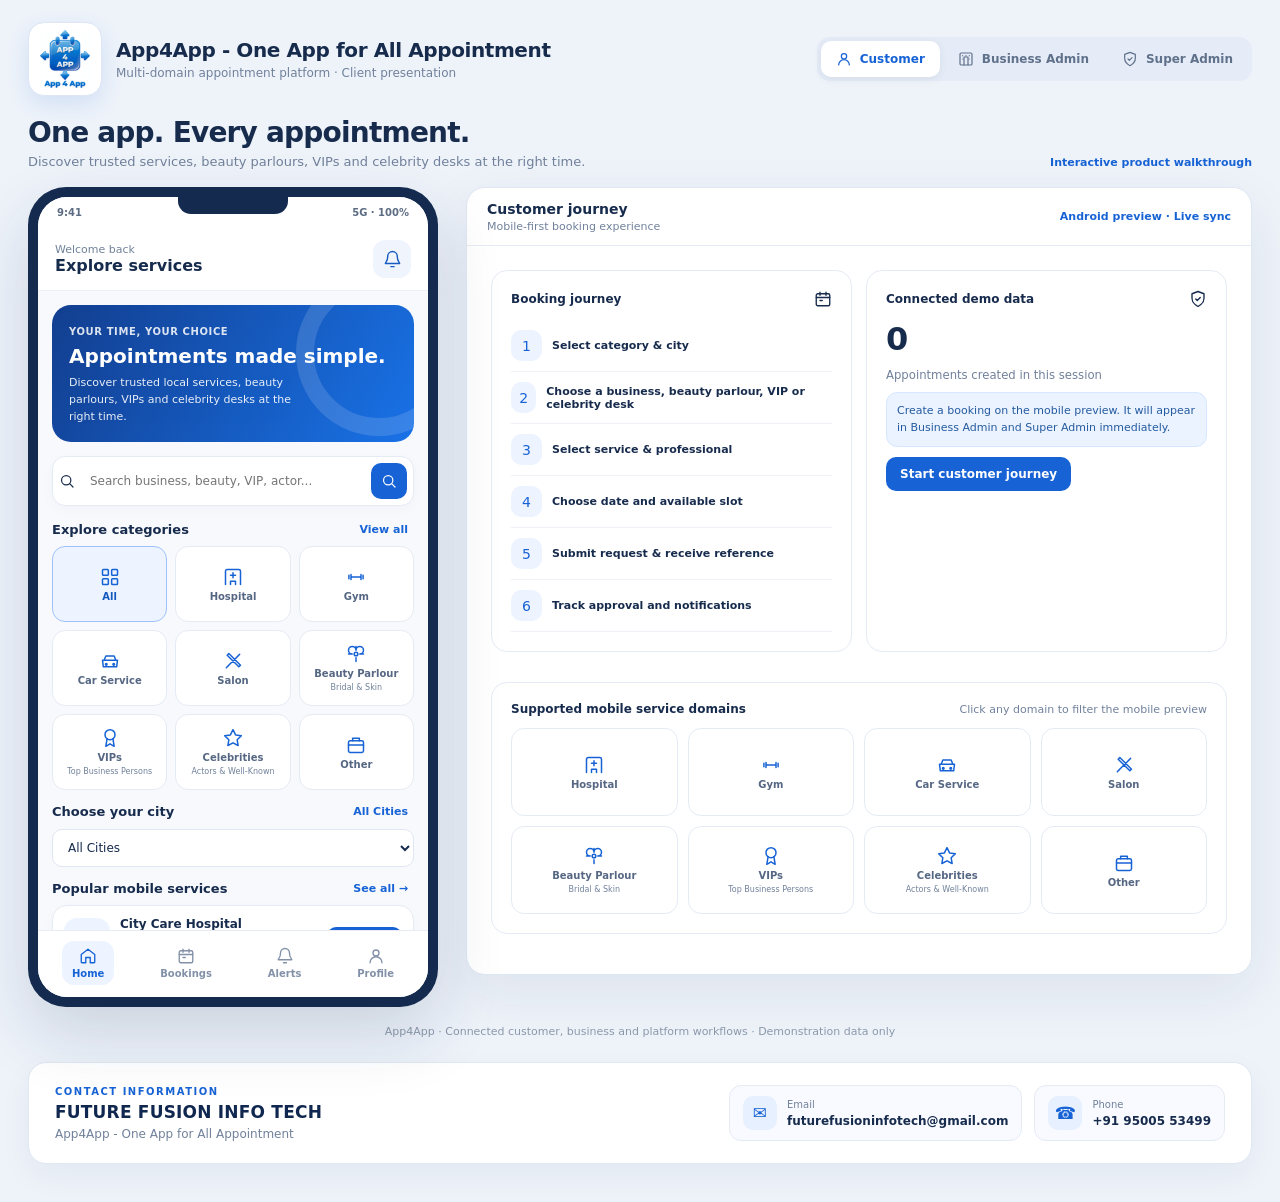
<file: public/app4app-single.html>
<!DOCTYPE html>
<html lang="en">
<head>
<meta charset="UTF-8">
<meta name="viewport" content="width=device-width,initial-scale=1">
<title>App4App - One App for All Appointment</title>
<meta name="description" content="App4App - One App for All Appointment. Multi-domain appointment platform connecting customers, businesses, VIPs, and celebrities.">
<style>
:root{--navy:#10284f;--blue:#1763d5;--blue2:#0d4eb5;--ink:#172b4d;--muted:#71819b;--line:#e5ebf4;--bg:#f4f7fc;--white:#fff;--green:#15966a;--amber:#b7791f;--red:#c34455;--shadow:0 18px 55px #142c5014}
*{box-sizing:border-box}
body{margin:0;background:#eef3fa;color:var(--ink);font:14px "Plus Jakarta Sans","DM Sans",ui-sans-serif,system-ui,-apple-system,"Segoe UI",sans-serif;-webkit-font-smoothing:antialiased}
button,input,select,textarea{font:inherit}
button{cursor:pointer;border:0}
.tabular-nums{font-variant-numeric:tabular-nums}
.shell{max-width:1640px;margin:auto;padding:22px 28px 38px}
.top{display:flex;align-items:center;gap:18px;justify-content:space-between;margin-bottom:20px;flex-wrap:wrap}
.brand{display:flex;align-items:center;gap:14px;min-width:0}
.app4app-logo-frame{width:74px;height:74px;flex:0 0 74px;overflow:hidden;background:#fff;border:1px solid #dce6f4;border-radius:16px;display:flex;align-items:center;justify-content:center;padding:4px;box-shadow:0 8px 22px #1763d522}
.app4app-logo{width:100%;height:100%;object-fit:contain}
.brand-text{min-width:0}
.brand-text strong{display:block;font-size:20px;font-weight:800;letter-spacing:-.4px;color:var(--ink);line-height:1.25}
.brand-text small{display:block;color:var(--muted);font-size:12px;margin-top:3px}
.topright{display:flex;align-items:center;gap:10px}
.switch{display:flex;padding:4px;background:#e5ecf7;border-radius:13px;gap:3px}
.switch button{padding:10px 15px;border-radius:10px;background:transparent;color:#60718b;font-size:12px;font-weight:750;display:flex;align-items:center;gap:8px;white-space:nowrap}
.switch button.active{background:#fff;color:var(--blue);box-shadow:0 2px 8px #152e5014}
.switch svg{width:16px;height:16px}
.intro{display:flex;justify-content:space-between;align-items:end;margin:8px 0 18px;gap:12px;flex-wrap:wrap}
.intro h1{font-size:28px;letter-spacing:-.8px;margin:0 0 5px;font-weight:800}
.intro p{color:var(--muted);margin:0;font-size:13px}
.tag-text{color:#1763d5;font-weight:700;font-size:11px;white-space:nowrap}
.stage{display:flex;justify-content:center;align-items:flex-start;gap:28px}
.device{width:410px;flex:0 0 410px;background:#142b4f;padding:10px;border-radius:38px;box-shadow:0 28px 65px #132c5028;position:relative}
.device:before{content:"";position:absolute;width:110px;height:17px;background:#142b4f;border-radius:0 0 13px 13px;top:10px;left:50%;transform:translateX(-50%);z-index:4}
.screen{height:800px;background:#f7f9fd;border-radius:29px;overflow:hidden;display:flex;flex-direction:column}
.status{height:31px;background:white;display:flex;justify-content:space-between;align-items:center;padding:0 19px;font-size:10px;color:#5c6c83;font-weight:600}
.mobile-head{background:white;padding:12px 17px;display:flex;justify-content:space-between;align-items:center;border-bottom:1px solid #edf1f7}
.mobile-head .greet{font-size:11px;color:var(--muted)}
.mobile-head strong{font-size:16px}
.iconbutton{width:38px;height:38px;border-radius:12px;background:#f0f5fd;color:#185bc1;display:grid;place-items:center;position:relative}
.iconbutton svg{width:19px;height:19px}
.badge-count{position:absolute;right:5px;top:4px;font-size:9px;font-weight:800;color:#bd4250}
.mobile-content{overflow:auto;flex:1;min-height:0;padding:14px 14px 18px;scrollbar-width:thin}
.mobile-nav{height:67px;flex:0 0 67px;background:#fff;border-top:1px solid #e8edf5;display:flex;justify-content:space-around;align-items:center;padding:5px 6px 8px}
.mobile-nav button{background:transparent;color:#8391a8;display:grid;justify-items:center;gap:3px;font-size:10px;font-weight:700;padding:6px 10px;border-radius:12px}
.mobile-nav button svg{width:18px;height:18px}
.mobile-nav button.active{color:var(--blue);background:#eef4ff}
.hero{background:linear-gradient(120deg,#123e8f,#1972e7);color:white;border-radius:19px;padding:17px;margin-bottom:14px;position:relative;overflow:hidden}
.hero:after{content:"";position:absolute;width:130px;height:130px;border:18px solid #ffffff22;border-radius:50%;right:-48px;top:-35px}
.hero small{opacity:.85;font-size:10px;font-weight:700;letter-spacing:.6px}
.hero h2{font-size:20px;margin:6px 0}
.hero p{font-size:11px;opacity:.9;max-width:245px;line-height:1.55;margin:0}
.search{display:flex;gap:8px;background:white;border:1px solid var(--line);border-radius:13px;padding:6px;margin-bottom:16px;box-shadow:0 4px 14px #172f5507;align-items:center}
.search input{border:0;outline:0;min-width:0;flex:1;padding:7px;font-size:12px;color:var(--ink)}
.search button{width:36px;height:36px;border-radius:10px;background:var(--blue);color:white;display:grid;place-items:center}
.section-head{display:flex;justify-content:space-between;align-items:center;margin:14px 0 9px}
.section-head strong{font-size:13px}
.section-head button{background:transparent;color:var(--blue);font-size:11px;font-weight:750}
.categories{display:grid;grid-template-columns:repeat(3,1fr);gap:8px}
.cat{background:white;border:1px solid var(--line);border-radius:13px;padding:10px 6px;display:flex;flex-direction:column;align-items:center;justify-content:center;gap:4px;color:#566783;font-size:10px;font-weight:750;min-height:76px;text-align:center}
.cat svg{width:20px;height:20px;color:#1763d5}
.cat small{font-size:8px;font-weight:500;color:var(--muted);line-height:1.2}
.cat.active{background:#edf4ff;border-color:#9fc2ff;color:#1358bf}
.biz{background:white;border:1px solid var(--line);border-radius:15px;padding:11px;display:flex;gap:10px;align-items:center;margin-bottom:9px;box-shadow:0 4px 14px #152f5307}
.biz-ico{width:46px;height:46px;border-radius:13px;background:#edf4ff;color:#1763d5;display:grid;place-items:center;flex:0 0 46px}
.biz-ico svg{width:22px;height:22px}
.biz-info{min-width:0;flex:1}
.biz-info strong{display:block;font-size:12px;white-space:nowrap;overflow:hidden;text-overflow:ellipsis}
.biz-info small{display:block;color:var(--muted);font-size:10px;margin:3px 0;white-space:nowrap;overflow:hidden;text-overflow:ellipsis}
.biz-info em{font-style:normal;color:#b7791f;font-size:10px;font-weight:600}
.biz-action{background:var(--blue);color:white;border-radius:9px;padding:8px 10px;font-size:10px;font-weight:750;white-space:nowrap}
.card{background:white;border:1px solid var(--line);border-radius:15px;padding:14px;margin-bottom:11px}
.card h3{font-size:13px;margin:0 0 10px}
.muted{color:var(--muted)}
.field{display:grid;gap:5px;margin:10px 0}
.field label{font-size:11px;color:#5d6f89;font-weight:750}
.field input,.field select,.field textarea{width:100%;border:1px solid #dfe7f2;border-radius:10px;padding:10px 11px;background:#fff;outline:0;color:var(--ink);font-size:12px}
.field input:focus,.field select:focus{border-color:#79a8f2;box-shadow:0 0 0 3px #eaf2ff}
.btn{background:var(--blue);color:white;padding:10px 14px;border-radius:10px;font-weight:750;font-size:12px}
.btn.secondary{background:#edf3fc;color:#2359a7}
.btn.ghost{background:white;border:1px solid var(--line);color:#536783}
.btn.danger{background:#fff0f1;color:#bd4250}
.btnrow{display:flex;gap:8px;flex-wrap:wrap}
.steps{display:flex;gap:5px;margin:4px 0 14px}
.step{height:4px;flex:1;border-radius:4px;background:#e3eaf4}
.step.done{background:#1763d5}
.slotgrid{display:grid;grid-template-columns:repeat(3,1fr);gap:7px}
.slot{border:1px solid #dce6f4;border-radius:9px;background:#fff;padding:9px 4px;font-size:10px;color:#536783}
.slot.active{background:#eaf2ff;border-color:#78a7ef;color:#1557b7;font-weight:800}
.empty{text-align:center;padding:30px 12px;color:var(--muted);font-size:12px}
.notice{background:#eaf3ff;border:1px solid #d6e7ff;color:#245a9f;padding:10px;border-radius:11px;font-size:11px;line-height:1.5;margin:10px 0}
.status-text{font-size:10px;font-weight:800;color:#a36c14}
.status-text.approved,.status-text.rescheduled{color:#16805b}
.status-text.rejected,.status-text.cancelled{color:#bd4250}
.desktop{flex:1;min-width:0;width:100%;max-width:1360px;background:white;border:1px solid #dfe7f2;border-radius:19px;overflow:hidden;box-shadow:var(--shadow)}
.deskbar{height:58px;border-bottom:1px solid var(--line);display:flex;align-items:center;justify-content:space-between;padding:0 20px}
.deskbar strong{font-size:14px}
.deskbar small{color:var(--muted);font-size:11px}
.desk-layout{display:flex;min-height:780px}
.sidebar{width:232px;flex:0 0 232px;background:#10284f;color:#d9e5f8;padding:18px 12px}
.sidebrand{display:flex;gap:10px;align-items:center;padding:3px 8px 17px;border-bottom:1px solid #ffffff20;margin-bottom:13px}
.app4app-sidebar-logo{width:48px;height:48px;flex:0 0 48px;overflow:hidden;background:#fff;border-radius:11px;display:flex;align-items:center;justify-content:center;padding:2px}
.sidebrand strong{font-size:13px;color:white}
.sidebrand small{display:block;font-size:9px;color:#a9bddc;margin-top:2px}
.navlabel{font-size:9px;color:#8fa7ca;font-weight:800;letter-spacing:1px;padding:13px 10px 6px}
.sidelink{display:flex;align-items:center;gap:11px;width:100%;padding:11px 10px;border-radius:10px;background:transparent;color:#c6d5eb;text-align:left;font-size:11px;font-weight:700;margin:2px 0;transition:.18s}
.sidelink svg{width:17px;height:17px;flex:0 0 17px}
.sidelink:hover,.sidelink.active{background:#ffffff17;color:white}
.sidelink.active{box-shadow:inset 3px 0 #6ea8ff}
.deskmain{flex:1;min-width:0;background:#f7f9fd;padding:28px 30px;overflow:auto}
.deskheading{display:flex;justify-content:space-between;align-items:center;margin-bottom:16px}
.deskheading h2{font-size:19px;margin:0 0 4px}
.deskheading p{margin:0;color:var(--muted);font-size:11px}
.metrics{display:grid;grid-template-columns:repeat(4,minmax(0,1fr));gap:15px;margin-bottom:19px}
.metric{background:white;border:1px solid var(--line);border-radius:15px;padding:17px;box-shadow:0 3px 12px #142f5306}
.metric-top{display:flex;justify-content:space-between;align-items:center;color:var(--muted);font-size:10px;font-weight:750}
.metric-icon{width:31px;height:31px;border-radius:10px;background:#edf4ff;color:#1763d5;display:grid;place-items:center}
.metric-icon svg{width:17px;height:17px}
.metric strong{font-size:27px;display:block;margin:10px 0 5px}
.metric small{color:#8b98ab;font-size:9px}
.panel{background:white;border:1px solid var(--line);border-radius:16px;padding:19px;margin-bottom:16px}
.panelhead{display:flex;justify-content:space-between;align-items:center;margin-bottom:12px}
.panelhead strong{font-size:12px}
.table{width:100%;border-collapse:collapse;font-size:10px}
.table th{text-align:left;color:#8492a7;font-size:9px;text-transform:uppercase;letter-spacing:.5px;padding:9px 7px;border-bottom:1px solid var(--line)}
.table td{padding:11px 7px;border-bottom:1px solid #eef2f7;color:#52647e}
.table tr:last-child td{border-bottom:0}
.table td b{color:#263c5c}
.mini{padding:6px 8px;border-radius:7px;font-size:9px;font-weight:800;background:#edf4ff;color:#185bbd;margin:1px}
.mini.ok{background:#e6f6ef;color:#16805b}
.mini.no{background:#fff0f1;color:#b83f50}
.chart{height:175px;display:flex;align-items:end;gap:12px;padding:8px 10px 0;border-bottom:1px solid var(--line)}
.barwrap{flex:1;display:grid;justify-items:center;gap:6px;height:100%;align-content:end}
.bar{width:70%;max-width:40px;background:linear-gradient(180deg,#6ca7f8,#1763d5);border-radius:6px 6px 0 0}
.barwrap small{font-size:9px;color:#8997aa}
.grid2{display:grid;grid-template-columns:minmax(0,1.25fr) minmax(320px,1fr);gap:16px}
.filters{display:flex;gap:7px;flex-wrap:wrap;margin-bottom:12px}
.filters input,.filters select{border:1px solid var(--line);background:white;padding:9px;border-radius:9px;font-size:10px;color:#52647e}
.toast{position:fixed;bottom:22px;left:50%;transform:translateX(-50%);background:#10284f;color:white;padding:12px 18px;border-radius:12px;box-shadow:0 12px 30px #142d5030;z-index:40;font-size:12px;opacity:0;pointer-events:none;transition:.25s}
.toast.show{opacity:1}
.modalback{position:fixed;inset:0;background:#10284f70;display:none;align-items:center;justify-content:center;z-index:50;padding:24px;overflow-y:auto}
.modalback.show{display:flex}
.modal{width:min(640px,100%);max-height:calc(100vh - 48px);overflow-y:auto;background:white;border-radius:20px;padding:26px;box-shadow:0 25px 70px #10284f44}
.modal h3{margin:0 0 14px;font-size:20px;color:var(--ink)}
.modal p{color:var(--muted);font-size:13px}
.modal .field{margin:0 0 16px}
.modal .field label{display:block;margin:0 0 7px;font-size:12px;font-weight:700;color:#52647e}
.modal .field input,.modal .field select,.modal .field textarea{width:100%;min-height:44px;padding:11px 13px;border:1px solid #dce5f1;border-radius:10px;font:inherit;font-size:14px;background:#fff}
.close{float:right;background:#eff3f9;border-radius:9px;padding:8px 10px;margin-left:12px}
.footnote{text-align:center;color:#8b98aa;font-size:11px;margin-top:18px}
.contact-card{margin:24px auto 0;max-width:1360px;padding:22px 26px;background:#fff;border:1px solid #dfe7f2;border-radius:18px;box-shadow:0 12px 32px #142c500d;display:flex;align-items:center;justify-content:space-between;gap:24px;flex-wrap:wrap}
.contact-heading{display:grid;gap:5px}
.contact-kicker{font-size:10px;font-weight:850;letter-spacing:1.5px;color:#1763d5}
.contact-heading strong{font-size:17px;letter-spacing:.2px;color:#10284f}
.contact-caption{font-size:12px;color:#71819b}
.contact-links{display:flex;gap:12px;flex-wrap:wrap}
.contact-links a{display:flex;align-items:center;gap:10px;padding:10px 13px;border:1px solid #e5ebf4;border-radius:12px;background:#f8faff;color:#172b4d;text-decoration:none;transition:.18s}
.contact-links a:hover{border-color:#9fc2ff;background:#edf4ff}
.contact-icon{width:34px;height:34px;border-radius:10px;display:grid;place-items:center;background:#e7f0ff;color:#1763d5;font-size:17px}
.contact-links small{display:block;color:#71819b;font-size:10px;margin-bottom:2px}
.contact-links b{font-size:12px}
.monitor-stage{position:relative;width:100%;max-width:1440px;margin:12px auto 28px;overflow:hidden}
.monitor-unit{width:100%;display:flex;flex-direction:column;align-items:center}
.monitor-frame{width:100%;padding:13px 13px 16px;background:linear-gradient(145deg,#34404d,#101820 62%,#263442);border:1px solid #526171;border-radius:23px;box-shadow:0 26px 60px #132b4a2b,inset 0 1px 0 #ffffff55;position:relative}
.monitor-frame:before{content:"";position:absolute;top:5px;left:50%;transform:translateX(-50%);width:5px;height:5px;border-radius:50%;background:#8fa0ad;box-shadow:0 0 0 2px #1b2731;z-index:2}
.monitor-frame .desktop{max-width:none;width:100%;border-radius:11px;box-shadow:none}
.monitor-stand{width:18%;min-width:130px;max-width:260px;height:58px;background:linear-gradient(90deg,#aab5c0,#e3e8ed 48%,#9aa7b4);clip-path:polygon(28% 0,72% 0,82% 78%,100% 100%,0 100%,18% 78%);margin-top:-1px;position:relative}
.monitor-stand span{position:absolute;bottom:0;left:-35%;width:170%;height:9px;border-radius:50% 50% 8px 8px;background:linear-gradient(90deg,#8996a2,#dce2e8 50%,#8794a0)}
@media(max-width:1050px){.shell{padding:14px}.stage{flex-direction:column;align-items:center}.device{width:min(400px,100%);flex-basis:auto}.brand-text strong{font-size:17px}.app4app-logo-frame{width:62px;height:62px;flex:0 0 62px}.switch{width:100%;overflow:auto}.switch button{flex:1;justify-content:center;padding:9px 8px;font-size:11px}}
</style>
</head>
<body>
<div class="shell">
  <header class="top">
    <div class="brand">
      <div class="app4app-logo-frame" id="brandLogo">
        <img class="app4app-logo" src="[data-uri]" alt="App4App logo">
      </div>
      <div class="brand-text">
        <strong>App4App - One App for All Appointment</strong>
        <small>Multi-domain appointment platform · Client presentation</small>
      </div>
    </div>
    <div class="topright">
      <div class="switch" id="roleSwitch">
        <button class="active" data-role="customer"></button>
        <button data-role="business"></button>
        <button data-role="super"></button>
      </div>
    </div>
  </header>

  <section class="intro">
    <div>
      <h1 id="pageTitle">One app. Every appointment.</h1>
      <p id="pageSub">Discover trusted services, beauty parlours, VIPs and celebrity desks at the right time.</p>
    </div>
    <span class="tag-text">Interactive product walkthrough</span>
  </section>

  <main class="stage" id="stage"></main>

  <div class="footnote">App4App · Connected customer, business and platform workflows · Demonstration data only</div>

  <section class="contact-card" aria-label="Contact Information">
    <div class="contact-heading">
      <span class="contact-kicker">CONTACT INFORMATION</span>
      <strong>FUTURE FUSION INFO TECH</strong>
      <span class="contact-caption">App4App - One App for All Appointment</span>
    </div>
    <div class="contact-links">
      <a href="mailto:futurefusioninfotech@gmail.com" aria-label="Email Future Fusion Info Tech">
        <span class="contact-icon">✉</span>
        <span><small>Email</small><b>futurefusioninfotech@gmail.com</b></span>
      </a>
      <a href="tel:+919500553499" aria-label="Call Future Fusion Info Tech">
        <span class="contact-icon">☎</span>
        <span><small>Phone</small><b class="tabular-nums">+91 95005 53499</b></span>
      </a>
    </div>
  </section>
</div>

<div class="toast" id="toast"></div>
<div class="modalback" id="modal"><div class="modal" id="modalBody"></div></div>

<script>
const LOGO_SRC = "[data-uri]";
const paths={
  grid:`<rect x="3" y="3" width="7" height="7" rx="1"/><rect x="14" y="3" width="7" height="7" rx="1"/><rect x="3" y="14" width="7" height="7" rx="1"/><rect x="14" y="14" width="7" height="7" rx="1"/>`,
  hospital:`<path d="M3 21V5a2 2 0 0 1 2-2h14a2 2 0 0 1 2 2v16M9 21v-4h6v4M12 7v6M9 10h6"/>`,
  fitness:`<path d="M6 9v6M3.5 10v4M18 9v6m2.5-5v4M6 12h12"/>`,
  car:`<path d="m5 11 2-5h10l2 5M3 11h18l-1 8H4l-1-8Z"/><circle cx="7.5" cy="16" r="1"/><circle cx="16.5" cy="16" r="1"/>`,
  salon:`<path d="M7 3 5 5l14 14 2-2L7 3ZM5 19l14-14M4 20l3-3M17 7l3-3"/>`,
  beauty:`<path d="M12 7.5a4.5 4.5 0 1 1 4.5 4.5M12 7.5A4.5 4.5 0 1 0 7.5 12M12 7.5V3m0 18v-4.5m4.5-4.5H21M3 12h4.5"/><circle cx="12" cy="12" r="2.2"/>`,
  vip:`<circle cx="12" cy="8" r="6"/><path d="M15.477 12.89 17 22l-5-3-5 3 1.523-9.11"/>`,
  celebrity:`<polygon points="12 2 15.09 8.26 22 9.27 17 14.14 18.18 21.02 12 17.77 5.82 21.02 7 14.14 2 9.27 8.91 8.26 12 2"/>`,
  briefcase:`<rect x="3" y="7" width="18" height="14" rx="2"/><path d="M8 7V4h8v3M3 12h18"/>`,
  bell:`<path d="M18 8a6 6 0 0 0-12 0c0 7-3 7-3 9h18c0-2-3-2-3-9M10 21h4"/>`,
  home:`<path d="m3 10 9-7 9 7v10a1 1 0 0 1-1 1h-5v-7H9v7H4a1 1 0 0 1-1-1Z"/>`,
  calendar:`<rect x="3" y="5" width="18" height="16" rx="2"/><path d="M16 3v4M8 3v4M3 10h18M8 14h3"/>`,
  user:`<circle cx="12" cy="8" r="4"/><path d="M4 21a8 8 0 0 1 16 0"/>`,
  users:`<path d="M16 21v-2a4 4 0 0 0-4-4H8a4 4 0 0 0-4 4v2M10 11a4 4 0 1 0 0-8 4 4 0 0 0 0 8ZM20 8v6m3-3h-6"/>`,
  search:`<circle cx="10.8" cy="10.8" r="7"/><path d="m16 16 5 5"/>`,
  shield:`<path d="M12 22s8-4 8-11V5l-8-3-8 3v6c0 7 8 11 8 11Z"/><path d="m9 12 2 2 4-4"/>`,
  chart:`<path d="M3 3v18h18M7 14l4-4 4 3 6-7"/>`,
  settings:`<circle cx="12" cy="12" r="3"/><path d="m19.4 15 .1.1 1.4 1.1-1.4 2.4-1.7-.7a8 8 0 0 1-1.7 1l-.3 1.8h-2.8l-.3-1.8a8 8 0 0 1-1.7-1l-1.7.7-1.4-2.4 1.4-1.1a8 8 0 0 1 0-2l-1.4-1.1 1.4-2.4 1.7.7a8 8 0 0 1 1.7-1l.3-1.8h2.8l.3 1.8a8 8 0 0 1 1.7 1l1.7-.7 1.4 2.4-1.4 1.1a8 8 0 0 1 0 2Z"/>`,
  clock:`<circle cx="12" cy="12" r="9"/><path d="M12 7v5l3 2"/>`,
  check:`<path d="m5 12 4 4L19 6"/>`,
  building:`<rect x="3" y="3" width="18" height="18" rx="2"/><path d="M9 21V9h6v12M7 7h.01M12 7h.01M17 7h.01M7 12h.01M17 12h.01"/>`,
  logout:`<path d="M10 17l5-5-5-5M15 12H3M21 4v16"/>`
};
function I(n,size=18){return `<svg width="${size}" height="${size}" viewBox="0 0 24 24" fill="none" stroke="currentColor" stroke-width="1.8" stroke-linecap="round" stroke-linejoin="round" aria-hidden="true">${paths[n]||paths.grid}</svg>`}

const categories=[
  {name:"Hospital",icon:"hospital"},
  {name:"Gym",icon:"fitness"},
  {name:"Car Service",icon:"car"},
  {name:"Salon",icon:"salon"},
  {name:"Beauty Parlour",sub:"Bridal & Skin",icon:"beauty"},
  {name:"VIPs",sub:"Top Business Persons",icon:"vip"},
  {name:"Celebrities",sub:"Actors & Well-Known",icon:"celebrity"},
  {name:"Other",icon:"briefcase"}
];

const cities=["Chennai","Coimbatore","Thiruvarur","Madurai","Trichy"];

const businesses=[
  {id:"b1",name:"City Care Hospital",category:"Hospital",city:"Chennai",address:"Anna Nagar, Chennai",rating:"4.8",price:500,icon:"hospital",services:["Cardiology","General Medicine","Dermatology"],staff:["Dr. Meera","Dr. Arjun"]},
  {id:"b2",name:"ProFit Fitness Studio",category:"Gym",city:"Coimbatore",address:"RS Puram, Coimbatore",rating:"4.7",price:400,icon:"fitness",services:["Personal Training","Yoga","Fitness Assessment"],staff:["Vikram","Nisha"]},
  {id:"b3",name:"AutoCare Service Hub",category:"Car Service",city:"Chennai",address:"Guindy, Chennai",rating:"4.6",price:900,icon:"car",services:["General Service","Oil Change","AC Service"],staff:["Service Team"]},
  {id:"b4",name:"Glow Beauty Studio",category:"Salon",city:"Thiruvarur",address:"South Street, Thiruvarur",rating:"4.9",price:350,icon:"salon",services:["Haircut","Facial","Hair Spa"],staff:["Anu","Priya"]},
  {id:"b5",name:"Aura Bridal & Beauty Parlour",category:"Beauty Parlour",tag:"Bridal, Skin & Makeup",city:"Chennai",address:"T. Nagar, Chennai",rating:"4.9",price:800,icon:"beauty",services:["Bridal & Party Makeup","Gold & Glow Facial","Hair Spa & Styling","Manicure & Pedicure"],staff:["Divya","Kavya"]},
  {id:"b6",name:"Apex Executive & VIP Desk",category:"VIPs",tag:"Top Business Persons",city:"Chennai",address:"MRC Nagar, Chennai",rating:"4.9",price:5000,icon:"vip",services:["Top Business Person Meet","CXO Strategic Advisory","Investor Pitch & Board Slot","Corporate Keynote Request"],staff:["Raghavendra Rao (Chairman)","Meenakshi Sundaram (MD)"]},
  {id:"b7",name:"Starlight Celebrity & Actor Desk",category:"Celebrities",tag:"Actors & Film Personalities",city:"Chennai",address:"Kodambakkam, Chennai",rating:"4.9",price:15000,icon:"celebrity",services:["Actor Appearance & Endorsement","Chief Guest & Launch Event","Media Interview & Podcast Slot","Fan Meet & Greet Session"],staff:["Aravind Karthik (Actor)","Priyadharshini (Film Artist)"]},
  {id:"b8",name:"Eminent Voices & Public Figures",category:"Celebrities",tag:"Well-Known Persons & Mentors",city:"Coimbatore",address:"Race Course Road, Coimbatore",rating:"4.8",price:7500,icon:"celebrity",services:["Well-Known Person Keynote","Cultural & Book Launch Guest","Public Panel & Talk Session"],staff:["Dr. K. Balasubramanian (Author)","Sadhana Krishnan (Media Host)"]}
];

const servicesList=[
  ["General Consultation","Hospital","30 min","₹500","Active"],
  ["Personal Training","Gym","60 min","₹800","Active"],
  ["Oil Change","Car Service","45 min","₹900","Active"],
  ["Haircut","Salon","30 min","₹350","Active"],
  ["Bridal & Party Makeup","Beauty Parlour","90 min","₹2,500","Active"],
  ["Top Business Person Meet","VIPs","45 min","₹5,000","Active"],
  ["Actor & Well-Known Person Booking","Celebrities","60 min","₹15,000","Active"]
];

let state={role:"customer",customerPage:"home",category:"All",city:"All Cities",query:"",selectedBiz:null,service:null,staff:null,date:"2026-11-27",time:"10:00 AM",bookings:[],bizPage:"Overview",superPage:"Overview",filter:"All",bizSearch:""};
let currentStep=0;

function toast(t){let e=document.getElementById("toast");e.textContent=t;e.classList.add("show");setTimeout(()=>e.classList.remove("show"),2300)}
function modal(title,body,actions=""){document.getElementById("modalBody").innerHTML=`<button class="close" onclick="closeModal()">✕</button><h3>${title}</h3>${body}${actions}`;document.getElementById("modal").classList.add("show")}
function closeModal(){document.getElementById("modal").classList.remove("show")}
function role(r){state.role=r;render()}

document.querySelectorAll("[data-role]").forEach(b=>{
  let r=b.dataset.role;
  b.innerHTML=I(r==="customer"?"user":r==="business"?"building":"shield",16)+(r==="customer"?"Customer":r==="business"?"Business Admin":"Super Admin");
  b.onclick=()=>role(r);
});

function setIntro(title,sub){document.getElementById("pageTitle").textContent=title;document.getElementById("pageSub").textContent=sub}

function customerNav(){
  let items=[["home","Home"],["bookings","Bookings"],["notifications","Alerts"],["profile","Profile"]];
  return `<nav class="mobile-nav">${items.map(([id,label])=>`<button class="${state.customerPage===id?"active":""}" onclick="customerPage('${id}')">${I(id==="notifications"?"bell":id==="bookings"?"calendar":id==="profile"?"user":"home",18)}<span>${label}${id==="notifications"&&state.bookings.length?" ("+state.bookings.length+")":""}</span></button>`).join("")}</nav>`;
}

function mobile(title,body){
  return `<section class="device"><div class="screen"><div class="status"><span>9:41</span><span>5G · 100%</span></div><div class="mobile-head"><div><div class="greet">Welcome back</div><strong>${title}</strong></div><button class="iconbutton" onclick="customerPage('notifications')" aria-label="Notifications">${I("bell")}${state.bookings.length?`<span class="badge-count">${state.bookings.length}</span>`:""}</button></div><div class="mobile-content">${body}</div>${customerNav()}</div></section>`;
}

function getFilteredBiz(){
  let q=(state.query||"").trim().toLowerCase();
  return businesses.filter(b=>!b.paused&&(state.category==="All"||b.category===state.category)&&(state.city==="All Cities"||b.city===state.city)&&(!q||[b.name,b.category,b.tag||"",b.city,...b.services,...b.staff].join(" ").toLowerCase().includes(q)));
}

function bizCards(list){
  return list.length?list.map(b=>`<div class="biz"><div class="biz-ico">${I(b.icon,22)}</div><div class="biz-info"><strong>${b.name}</strong><small>${b.category}${b.tag?" · "+b.tag:""} · ${b.city}</small><em>★ ${b.rating} · ${b.services.length} services · From ₹${b.price.toLocaleString("en-IN")}</em></div><button class="biz-action" onclick="startBooking('${b.id}')">Book now</button></div>`).join(""):`<div class="empty">No services found for this category and city.</div>`;
}

function customerHome(){
  return `<div class="hero"><small>YOUR TIME, YOUR CHOICE</small><h2>Appointments made simple.</h2><p>Discover trusted local services, beauty parlours, VIPs and celebrity desks at the right time.</p></div>
  <div class="search">${I("search",16)}<input id="bizSearch" value="${state.query}" placeholder="Search business, beauty, VIP, actor..." oninput="state.query=this.value;refreshBizList()"><button onclick="toast('Search updated')">${I("search",16)}</button></div>
  <div class="section-head"><strong>Explore categories</strong><button onclick="setCategory('All')">View all</button></div>
  <div class="categories">
    <button class="cat ${state.category==="All"?"active":""}" onclick="setCategory('All')">${I("grid",20)}<span>All</span></button>
    ${categories.map(c=>`<button class="cat ${state.category===c.name?"active":""}" onclick="setCategory('${c.name}')">${I(c.icon,20)}<span>${c.name}</span>${c.sub?`<small>${c.sub}</small>`:""}</button>`).join("")}
  </div>
  <div class="section-head"><strong>Choose your city</strong><button onclick="toast('City filter: ${state.city}')">${state.city}</button></div>
  <div class="field"><select onchange="state.city=this.value;refreshBizList()"><option ${state.city==="All Cities"?"selected":""}>All Cities</option>${cities.map(c=>`<option ${state.city===c?"selected":""}>${c}</option>`).join("")}</select></div>
  <div class="section-head"><strong>${state.category==="All"?"Popular mobile services":state.category+" services"}</strong><button onclick="state.category='All';state.city='All Cities';state.query='';customerPage('home')">See all →</button></div>
  <div id="bizList">${bizCards(getFilteredBiz())}</div>`;
}

function refreshBizList(){let el=document.getElementById("bizList");if(el)el.innerHTML=bizCards(getFilteredBiz())}
function setCategory(c){state.category=c;customerPage("home")}
function startBooking(id){state.selectedBiz=businesses.find(b=>b.id===id);state.service=null;state.staff=null;currentStep=0;customerPage("book")}

function bookingScreen(){
  let b=state.selectedBiz;if(!b)return customerHome();
  let steps=["Service","Professional","Date & time","Details"];let content="";
  if(currentStep===0)content=`<div class="card"><h3>${b.name}</h3><p class="muted" style="font-size:11px">${b.category}${b.tag?" · "+b.tag:""} · ${b.city}</p><div class="steps">${steps.map((x,i)=>`<span class="step ${i<=currentStep?"done":""}"></span>`).join("")}</div><h3>Select ${b.category==="Hospital"?"department / consultation":"service"}</h3>${b.services.map((x,i)=>`<button class="biz" style="width:100%;text-align:left;border-color:${state.service===x?"#7ba9ed":"var(--line)"}" onclick="state.service='${x}';render()"><div class="biz-info"><strong>${x}</strong><small>${b.category==="Hospital"?"Consultation":"Appointment"} · ${30+i*15} min</small></div><b style="color:#1763d5">₹${(b.price+i*150).toLocaleString("en-IN")}</b>${state.service===x?I("check"):""}</button>`).join("")}</div>`;
  if(currentStep===1)content=`<div class="card"><div class="steps">${steps.map((x,i)=>`<span class="step ${i<=currentStep?"done":""}"></span>`).join("")}</div><h3>Select professional</h3><p class="muted" style="font-size:11px">Choose a preferred professional or continue with first available.</p>${b.staff.map(x=>`<button class="biz" style="width:100%;text-align:left" onclick="state.staff='${x}';render()"><div class="biz-ico">${I("user")}</div><div class="biz-info"><strong>${x}</strong><small>Available for selected service</small></div>${state.staff===x?I("check"):""}</button>`).join("")}<button class="btn ghost" style="width:100%" onclick="state.staff='Any available';nextStep()">Any available professional</button></div>`;
  if(currentStep===2)content=`<div class="card"><div class="steps">${steps.map((x,i)=>`<span class="step ${i<=currentStep?"done":""}"></span>`).join("")}</div><h3>Choose date & time</h3><div class="field"><label>Appointment date</label><input type="date" value="${state.date}" min="2026-11-25" onchange="state.date=this.value"></div><label class="muted" style="font-size:11px;font-weight:700">Available time slots</label><div class="slotgrid" style="margin-top:8px">${["09:00 AM","10:00 AM","11:30 AM","02:00 PM","03:30 PM","05:00 PM"].map(t=>`<button class="slot ${state.time===t?"active":""}" onclick="state.time='${t}';render()">${t}</button>`).join("")}</div><div class="notice">Availability is checked again when the appointment request is submitted. A pending request is not a confirmed appointment.</div></div>`;
  if(currentStep===3)content=`<div class="card"><div class="steps">${steps.map((x,i)=>`<span class="step ${i<=currentStep?"done":""}"></span>`).join("")}</div><h3>Customer details</h3><div class="field"><label>Full name</label><input id="custName" value="Keerthana" placeholder="Enter full name"></div><div class="field"><label>Mobile number</label><input id="custPhone" value="9876543210" placeholder="Mobile number"></div><div class="field"><label>Notes (optional)</label><textarea id="custNote" rows="2" placeholder="Add a note"></textarea></div><div class="notice">Your booking will be submitted as Pending until the business admin reviews it.</div></div>`;
  return `<div class="section-head"><button onclick="customerPage('home')">← Back to explore</button><span class="tag-text">Step ${currentStep+1} of 4</span></div>${content}<div class="btnrow"><button class="btn secondary" onclick="currentStep=Math.max(0,currentStep-1);render()" ${currentStep===0?"disabled":""}>Back</button><button class="btn" style="flex:1" onclick="${currentStep===3?"submitBooking()":"nextStep()"}">${currentStep===3?"Submit appointment":"Continue"}</button></div>`;
}

function nextStep(){if(currentStep===0&&!state.service)return toast("Please select a service");if(currentStep===1&&!state.staff)state.staff="Any available";currentStep=Math.min(3,currentStep+1);render()}
function submitBooking(){let b=state.selectedBiz;let name=document.getElementById("custName")?.value.trim();let phone=document.getElementById("custPhone")?.value.trim();if(!name||!phone)return toast("Enter customer name and mobile number");let id="AF4-"+String(1000+state.bookings.length+1);state.bookings.unshift({id,businessId:b.id,business:b.name,category:b.category,city:b.city,service:state.service,professional:state.staff||"Any available",date:state.date,time:state.time,customer:name,phone,status:"Pending",note:document.getElementById("custNote")?.value||""});state.customerPage="confirmation";render();toast("Appointment request submitted")}

function bookingList(){
  if(!state.bookings.length)return `<div class="card empty">${I("calendar",32)}<p>No appointments yet.</p><button class="btn" onclick="customerPage('home')">Explore services</button></div>`;
  return state.bookings.map(b=>`<div class="card"><div class="panelhead"><b>${b.business}</b><span class="status-text ${b.status.toLowerCase().replace(/\s+/g,"")}">${b.status}</span></div><small class="muted">${b.id} · ${b.category}</small><p style="font-size:12px;margin:10px 0 5px"><b>${b.service}</b> · ${b.professional}</p><p class="muted" style="font-size:11px">${b.date} · ${b.time}</p><div class="btnrow"><button class="btn ghost" onclick="bookingDetails('${b.id}')">View details</button>${["Pending","Approved"].includes(b.status)?`<button class="btn secondary" onclick="requestReschedule('${b.id}')">Reschedule</button><button class="btn danger" onclick="cancelBooking('${b.id}')">Cancel</button>`:""}</div></div>`).join("");
}

function bookingDetails(id){let b=state.bookings.find(x=>x.id===id);modal("Appointment details",`<p><b>${b.business}</b></p><p>${b.id} · ${b.service}</p><p>${b.date} at ${b.time}</p><p>Status: <b>${b.status}</b></p><p class="muted">Status changes are reflected across Customer and Admin views.</p>`)}
function cancelBooking(id){let b=state.bookings.find(x=>x.id===id);b.status="Cancelled";render();toast("Cancellation request recorded")}
function requestReschedule(id){modal("Request reschedule",`<div class="field"><label>New preferred date</label><input id="newDate" type="date" value="2026-11-28"></div><div class="field"><label>Preferred time</label><select id="newTime"><option>11:30 AM</option><option>02:00 PM</option><option>03:30 PM</option></select></div>`,`<button class="btn" onclick="let x=state.bookings.find(z=>z.id==='${id}');x.status='Reschedule Requested';x.requestedDate=document.getElementById('newDate').value;x.requestedTime=document.getElementById('newTime').value;closeModal();render();toast('Reschedule request sent to business')">Send request</button>`)}
function customerPage(p){state.customerPage=p;render()}

function customerBody(){
  if(state.customerPage==="home")return customerHome();
  if(state.customerPage==="book")return bookingScreen();
  if(state.customerPage==="bookings")return `<div class="section-head"><strong>My appointments</strong><span class="tag-text">${state.bookings.length} total</span></div>${bookingList()}`;
  if(state.customerPage==="notifications")return `<div class="section-head"><strong>Notification center</strong><span class="tag-text">Live updates</span></div>${state.bookings.length?state.bookings.map(b=>`<div class="card"><div class="biz" style="margin:0;border:0;padding:0;box-shadow:none"><div class="biz-ico">${I("bell")}</div><div class="biz-info"><strong>${b.status==="Pending"?"Booking submitted":"Booking "+b.status.toLowerCase()}</strong><small>${b.business} · ${b.id}</small><small>${b.date} · ${b.time}</small></div></div></div>`).join(""):'<div class="empty">You are all caught up.</div>'}`;
  if(state.customerPage==="profile")return `<div class="card" style="text-align:center;padding:25px"><div class="biz-ico" style="margin:auto;width:65px;height:65px">${I("user",30)}</div><h3 style="margin-top:12px">Keerthana</h3><p class="muted">9876543210</p><button class="btn ghost" onclick="toast('Profile details synced with booking form')">Edit profile</button></div><div class="card"><h3>Account</h3><p class="muted">Personal details · Saved preferences · Help & support</p><button class="btn secondary" onclick="toast('Signed out in demo')">Sign out</button></div>`;
  if(state.customerPage==="confirmation"){let b=state.bookings[0];return `<div class="card" style="text-align:center;padding:25px"><div class="biz-ico" style="margin:auto;width:60px;height:60px;background:#e8f7f0;color:#15966a">${I("check",30)}</div><h2 style="font-size:19px">Request submitted</h2><p class="muted">Your appointment request has been sent to the business.</p><div class="notice"><b>${b.id}</b><br>${b.business}<br>${b.service} · ${b.date} · ${b.time}<br>Status: PENDING</div><button class="btn" onclick="customerPage('bookings')">View my bookings</button><button class="btn ghost" style="margin-left:6px" onclick="customerPage('home')">Explore more</button></div>`}
}

function customerView(){
  setIntro("One app. Every appointment.","Discover trusted services, beauty parlours, VIPs and celebrity desks at the right time.");
  return `${mobile("Explore services",customerBody())}<aside class="desktop"><div class="deskbar"><div><strong>Customer journey</strong><br><small>Mobile-first booking experience</small></div><span class="tag-text">Android preview · Live sync</span></div><div style="padding:24px;display:grid;grid-template-columns:1fr 1fr;gap:14px"><div class="panel"><div class="panelhead"><strong>Booking journey</strong>${I("calendar")}</div>${["Select category & city","Choose a business, beauty parlour, VIP or celebrity desk","Select service & professional","Choose date and available slot","Submit request & receive reference","Track approval and notifications"].map((x,i)=>`<div style="display:flex;gap:10px;align-items:center;padding:10px 0;border-bottom:1px solid #eef2f7"><span class="metric-icon">${i+1}</span><span style="font-size:11px;font-weight:650">${x}</span></div>`).join("")}</div><div class="panel"><div class="panelhead"><strong>Connected demo data</strong>${I("shield")}</div><h2 class="tabular-nums" style="font-size:32px;margin:8px 0">${state.bookings.length}</h2><small class="muted">Appointments created in this session</small><div class="notice">Create a booking on the mobile preview. It will appear in Business Admin and Super Admin immediately.</div><button class="btn" onclick="customerPage('home')">Start customer journey</button></div><div class="panel" style="grid-column:1/-1"><div class="panelhead"><strong>Supported mobile service domains</strong><span class="muted" style="font-size:11px">Click any domain to filter the mobile preview</span></div><div style="display:grid;grid-template-columns:repeat(4,1fr);gap:10px">${categories.map(c=>`<button class="cat ${state.category===c.name?"active":""}" style="min-height:88px" onclick="setCategory('${c.name}')">${I(c.icon,22)}<span>${c.name}</span>${c.sub?`<small>${c.sub}</small>`:""}</button>`).join("")}</div></div></div></aside>`;
}

const businessMenu=[["Overview","chart"],["Appointments","calendar"],["Services","grid"],["Departments","hospital"],["Staff & Professionals","users"],["Availability","clock"],["Customers","user"],["Reports","chart"],["Business Profile","building"],["Notifications","bell"]];
const superMenu=[["Overview","chart"],["Businesses","building"],["Categories & Cities","grid"],["All Appointments","calendar"],["Customers","users"],["Reports","chart"],["Platform Settings","settings"]];

function stats(items){return `<div class="metrics">${items.map(([a,b,c,ic])=>`<div class="metric"><div class="metric-top">${a}<span class="metric-icon">${I(ic||"chart")}</span></div><strong class="tabular-nums">${b}</strong><small>${c}</small></div>`).join("")}</div>`}

function sidebar(kind,menu,active){
  return `<aside class="sidebar"><div class="sidebrand"><div class="app4app-sidebar-logo"><img class="app4app-logo" src="${LOGO_SRC}" alt="App4App logo"></div><div><strong>App4App</strong><small>${kind==="business"?"BUSINESS PORTAL":"PLATFORM CONTROL"}</small></div></div><div class="navlabel">WORKSPACE</div>${menu.map(([n,ic])=>`<button class="sidelink ${active===n?"active":""}" onclick="${kind==="business"?`businessPage('${n}')`:`superPage('${n}')`}">${I(ic)}${n}</button>`).join("")}<div class="navlabel">ACCOUNT</div><button class="sidelink" onclick="role('customer')">${I("logout")}Exit admin preview</button></aside>`;
}

function tableBookings(list,admin=false){
  if(!list.length)return `<div class="empty">No appointments yet. Create one from the Customer App preview.</div>`;
  return `<table class="table"><thead><tr><th>Booking</th><th>Customer</th><th>Service / Business</th><th>Date & time</th><th>Status</th><th>Actions</th></tr></thead><tbody>${list.map(b=>`<tr><td><b>${b.id}</b></td><td>${b.customer}<br><small>${b.phone}</small></td><td>${admin?b.service:b.business}<br><small>${admin?b.business:b.category}</small></td><td class="tabular-nums">${b.date}<br>${b.time}</td><td><span class="status-text ${b.status.toLowerCase().replace(/\s+/g,"")}">${b.status}</span></td><td>${b.status==="Pending"?`<button class="mini ok" onclick="updateBooking('${b.id}','Approved')">Approve</button><button class="mini no" onclick="updateBooking('${b.id}','Rejected')">Reject</button>`:b.status==="Reschedule Requested"?`<button class="mini ok" onclick="approveReschedule('${b.id}')">Accept new time</button><button class="mini" onclick="updateBooking('${b.id}','Approved')">Keep current</button>`:`<button class="mini" onclick="bookingDetails('${b.id}')">Details</button>`}</td></tr>`).join("")}</tbody></table>`;
}

function simpleTable(head,rows){return `<table class="table"><thead><tr>${head.map(x=>`<th>${x}</th>`).join("")}</tr></thead><tbody>${rows.map(r=>`<tr>${r.map(x=>`<td>${x}</td>`).join("")}</tr>`).join("")}</tbody></table>`}
function updateBooking(id,status){let b=state.bookings.find(x=>x.id===id);b.status=status;render();toast(`Booking ${id} ${status.toLowerCase()}`)}
function approveReschedule(id){let b=state.bookings.find(x=>x.id===id);b.date=b.requestedDate||b.date;b.time=b.requestedTime||b.time;b.status="Rescheduled";render();toast("New appointment time approved")}
function businessPage(p){state.bizPage=p;render()}
function superPage(p){state.superPage=p;render()}

function businessContent(){
  let pending=state.bookings.filter(b=>b.status==="Pending").length,approved=state.bookings.filter(b=>b.status==="Approved").length;let p=state.bizPage;
  if(p==="Overview")return `${stats([["Total appointments",state.bookings.length,"All time","calendar"],["Pending requests",pending,"Needs review","clock"],["Approved",approved,"Confirmed bookings","check"],["Customers",new Set(state.bookings.map(b=>b.phone)).size,"Unique customers","users"]])}<div class="grid2"><div class="panel"><div class="panelhead"><strong>Recent appointments</strong><button class="mini" onclick="businessPage('Appointments')">View all</button></div>${tableBookings(state.bookings.slice(0,4),true)}</div><div class="panel"><div class="panelhead"><strong>Appointment activity</strong><span class="tag-text">Weekly view</span></div><div class="chart">${[35,55,42,72,60,88,66].map((v,i)=>`<div class="barwrap"><div class="bar" style="height:${v}%"></div><small>${["M","T","W","T","F","S","S"][i]}</small></div>`).join("")}</div><p class="muted" style="font-size:10px">Illustrative weekly activity</p></div></div>`;
  if(p==="Appointments")return `<div class="panel"><div class="panelhead"><strong>Appointment management</strong><span class="tag-text">${pending} needs action</span></div><div class="filters"><input value="${state.bizSearch}" placeholder="Search booking or customer" oninput="state.bizSearch=this.value;filterTable(this.value)"><select onchange="state.filter=this.value;render()"><option ${state.filter==="All"?"selected":""}>All</option><option ${state.filter==="Pending"?"selected":""}>Pending</option><option ${state.filter==="Approved"?"selected":""}>Approved</option><option ${state.filter==="Rejected"?"selected":""}>Rejected</option><option ${state.filter==="Reschedule Requested"?"selected":""}>Reschedule Requested</option><option ${state.filter==="Cancelled"?"selected":""}>Cancelled</option></select></div><div id="bookingTable">${tableBookings(state.bookings.filter(b=>state.filter==="All"||b.status===state.filter),true)}</div></div>`;
  if(p==="Services")return `<div class="panel"><div class="panelhead"><strong>Service catalogue</strong><button class="btn" onclick="addService()">+ Add service</button></div>${simpleTable(["Service","Category","Duration","Price","Status"],servicesList)}</div>`;
  if(p==="Departments")return `<div class="panel"><div class="panelhead"><strong>Hospital departments</strong><button class="btn" onclick="addDepartment()">+ Add department</button></div>${simpleTable(["Department","Doctors","Status"],[["Cardiology","Dr. Meera","Active"],["General Medicine","Dr. Arjun","Active"],["Dermatology","Dr. Nisha","Active"]])}<div class="notice">Department management is relevant to hospital businesses. Other categories use service and professional management.</div></div>`;
  if(p==="Staff & Professionals")return `<div class="panel"><div class="panelhead"><strong>Staff & professionals</strong><button class="btn" onclick="addStaff()">+ Add professional</button></div>${simpleTable(["Name","Role","Assigned service","Availability"],[["Dr. Meera","Cardiologist","Cardiology","Mon–Fri"],["Dr. Arjun","General Physician","General Medicine","Mon–Sat"],["Divya","Bridal Specialist","Beauty Parlour","Tue–Sun"],["Raghavendra Rao","Executive Chairman","VIPs - Top Business Persons","By Appointment"],["Aravind Karthik","Actor & Celebrity Liaison","Celebrities & Well-Known Persons","By Schedule"]])}`;
  if(p==="Availability")return `<div class="panel"><div class="panelhead"><strong>Working hours & slot rules</strong><button class="btn" onclick="toast('Availability settings saved')">Save changes</button></div><div class="grid2"><div><div class="field"><label>Opening time</label><input type="time" value="09:00"></div><div class="field"><label>Closing time</label><input type="time" value="18:00"></div><div class="field"><label>Appointment duration</label><select><option>30 minutes</option><option>45 minutes</option><option>60 minutes</option></select></div></div><div><div class="field"><label>Break time</label><input type="text" value="13:00 – 14:00"></div><div class="field"><label>Maximum bookings per slot</label><input type="number" value="1"></div><div class="field"><label>Weekly schedule</label><input value="Monday – Saturday"></div></div></div></div>`;
  if(p==="Customers")return `<div class="panel"><div class="panelhead"><strong>Customer directory</strong></div>${simpleTable(["Customer","Mobile","Appointments","Last booking"],[...new Set(state.bookings.map(b=>b.phone))].map(ph=>{let b=state.bookings.find(x=>x.phone===ph);return [b.customer,ph,state.bookings.filter(x=>x.phone===ph).length,b.date]}))}</div>`;
  if(p==="Reports")return `<div class="grid2">${stats([["Bookings",state.bookings.length,"Selected business","calendar"],["Approval rate",state.bookings.length?Math.round(approved/state.bookings.length*100)+"%":"0%","Approved bookings","chart"]])}<div class="panel"><strong>Booking status summary</strong>${["Pending","Approved","Rejected","Rescheduled","Cancelled","Completed"].map(x=>`<p style="font-size:11px">${x}<b style="float:right">${state.bookings.filter(b=>b.status===x).length}</b></p>`).join("")}</div></div>`;
  if(p==="Business Profile")return `<div class="panel"><div class="panelhead"><strong>Business profile</strong><button class="btn" onclick="toast('Business profile saved')">Save profile</button></div><div class="grid2"><div class="field"><label>Business name</label><input value="City Care Hospital"></div><div class="field"><label>Category</label><select><option>Hospital</option><option>Gym</option><option>Car Service</option><option>Salon</option><option>Beauty Parlour</option><option>VIPs</option><option>Celebrities</option></select></div><div class="field"><label>City</label><input value="Chennai"></div><div class="field"><label>Contact number</label><input value="044 4000 5000"></div><div class="field"><label>Email</label><input value="care@example.com"></div><div class="field"><label>Address</label><input value="Anna Nagar, Chennai"></div></div></div>`;
  if(p==="Notifications")return `<div class="panel"><strong>Notifications</strong><div class="notice">New booking requests and status changes appear here during the demo.</div>${state.bookings.map(b=>`<p style="font-size:11px;border-bottom:1px solid var(--line);padding:9px 0">${b.id} · ${b.customer} · ${b.status}</p>`).join("")}</div>`;
}

function addService(){modal("Add service",`<div class="field"><label>Service name</label><input id="newService" placeholder="Enter service"></div><div class="field"><label>Price</label><input id="newPrice" type="number" placeholder="Price"></div><div class="field"><label>Duration</label><select id="newDuration"><option>30 min</option><option>45 min</option><option>60 min</option></select></div>`,`<button class="btn" onclick="let n=document.getElementById('newService').value;if(!n)return toast('Enter service name');servicesList.push([n,'Custom',document.getElementById('newDuration').value,'₹'+(document.getElementById('newPrice').value||'500'),'Active']);toast(n+' added to catalogue');closeModal();render()">Save service</button>`)}
function addDepartment(){modal("Add department",`<div class="field"><label>Department name</label><input id="newDepartment" placeholder="e.g. Neurology"></div>`,`<button class="btn" onclick="let n=document.getElementById('newDepartment').value;if(!n)return toast('Enter department');toast(n+' added');closeModal()">Add department</button>`)}
function addStaff(){modal("Add professional",`<div class="field"><label>Name</label><input id="newStaff" placeholder="Professional name"></div><div class="field"><label>Role / specialization</label><input placeholder="Role"></div>`,`<button class="btn" onclick="let n=document.getElementById('newStaff').value;if(!n)return toast('Enter name');toast(n+' added to staff list');closeModal()">Add professional</button>`)}
function filterTable(q){let el=document.getElementById("bookingTable");if(el)el.innerHTML=tableBookings(state.bookings.filter(b=>(state.filter==="All"||b.status===state.filter)&&(`${b.id} ${b.customer} ${b.business}`).toLowerCase().includes(q.toLowerCase())),true)}

function businessView(){
  setIntro("Business operations, under control.","Manage your own business, team, availability and every customer appointment.");
  return `<div class="monitor-stage"><div class="monitor-unit"><div class="monitor-frame"><section class="desktop"><div class="deskbar"><div><strong>Business Admin Portal</strong><br><small>City Care Hospital · Chennai</small></div><div class="topright"><button class="iconbutton" onclick="businessPage('Notifications')">${I("bell")}${state.bookings.length?`<span class="badge-count">${state.bookings.length}</span>`:""}</button><span style="font-size:12px;font-weight:700;color:#52647f">Business Admin</span></div></div><div class="desk-layout">${sidebar("business",businessMenu,state.bizPage)}<div class="deskmain"><div class="deskheading"><div><h2>${state.bizPage}</h2><p>Good morning · Here is your business activity overview.</p></div><span class="tag-text">Business workspace</span></div>${businessContent()}</div></div></section></div><div class="monitor-stand"><span></span></div></div></div>`;
}

function superContent(){
  let p=state.superPage;let pending=state.bookings.filter(b=>b.status==="Pending").length;
  if(p==="Overview")return `${stats([["Businesses",businesses.length,"Registered demo businesses","building"],["Customers",new Set(state.bookings.map(b=>b.phone)).size,"Unique customers","users"],["Appointments",state.bookings.length,"Platform-wide","calendar"],["Pending",pending,"Awaiting business action","clock"]])}<div class="grid2"><div class="panel"><div class="panelhead"><strong>Recent platform bookings</strong><button class="mini" onclick="superPage('All Appointments')">View all</button></div>${tableBookings(state.bookings.slice(0,5),false)}</div><div class="panel"><div class="panelhead"><strong>Business distribution</strong></div>${categories.map(c=>`<p style="font-size:11px;display:flex;justify-content:space-between;border-bottom:1px solid #eef2f7;padding:9px 0"><span>${I(c.icon,15)} ${c.name}${c.sub?" ("+c.sub+")":""}</span><b>${businesses.filter(b=>b.category===c.name).length}</b></p>`).join("")}</div></div>`;
  if(p==="Businesses")return `<div class="panel"><div class="panelhead"><strong>Business directory</strong><button class="btn" onclick="createBusiness()">+ Create business</button></div>${simpleTable(["Business","Category","City","Status","Action"],businesses.map(b=>[b.name,b.category+(b.tag?" · "+b.tag:""),b.city,b.paused?"Paused":"Active",`<button class="mini" onclick="editBusiness('${b.id}')">Edit</button><button class="mini no" onclick="toggleBusiness('${b.id}')">${b.paused?"Resume":"Pause"}</button>`]))}</div>`;
  if(p==="Categories & Cities")return `<div class="grid2"><div class="panel"><div class="panelhead"><strong>Business categories</strong><button class="btn" onclick="modal('Add category','<div class=field><label>Category</label><input id=catName></div>','<button class=btn onclick=toast(\\"Category saved\\");closeModal()>Save</button>')">+ Add</button></div>${categories.map(c=>`<p style="font-size:11px;padding:9px;border-bottom:1px solid var(--line)">${I(c.icon)} ${c.name}${c.sub?" · "+c.sub:""}</p>`).join("")}</div><div class="panel"><div class="panelhead"><strong>Available cities</strong><button class="btn" onclick="modal('Add city','<div class=field><label>City</label><input id=cityName></div>','<button class=btn onclick=toast(\\"City saved\\");closeModal()>Save</button>')">+ Add city</button></div>${cities.map(c=>`<p style="font-size:11px;padding:9px;border-bottom:1px solid var(--line)">${c}</p>`).join("")}</div></div>`;
  if(p==="All Appointments")return `<div class="panel"><div class="panelhead"><strong>All platform appointments</strong><span class="tag-text">${state.bookings.length} total</span></div>${tableBookings(state.bookings,false)}</div>`;
  if(p==="Customers")return `<div class="panel"><strong>Platform customers</strong>${simpleTable(["Name","Mobile","Total bookings","Latest business"],[...new Set(state.bookings.map(b=>b.phone))].map(ph=>{let b=state.bookings.find(x=>x.phone===ph);return [b.customer,ph,state.bookings.filter(x=>x.phone===ph).length,b.business]}))}</div>`;
  if(p==="Reports")return `<div class="grid2">${stats([["Total bookings",state.bookings.length,"All categories","calendar"],["Active businesses",businesses.filter(b=>!b.paused).length,"Demo records","building"]])}<div class="panel"><strong>Booking status</strong>${["Pending","Approved","Rejected","Rescheduled","Cancelled","Completed"].map(x=>`<p style="font-size:11px">${x}<b style="float:right">${state.bookings.filter(b=>b.status===x).length}</b></p>`).join("")}</div></div>`;
  if(p==="Platform Settings")return `<div class="panel"><div class="panelhead"><strong>Platform configuration</strong><button class="btn" onclick="toast('Platform settings saved')">Save settings</button></div><div class="grid2"><div class="field"><label>Platform name</label><input value="App4App"></div><div class="field"><label>Default timezone</label><select><option>Asia/Kolkata</option></select></div><div class="field"><label>Booking approval</label><select><option>Business admin approval required</option><option>Auto approve</option></select></div><div class="field"><label>Notifications</label><select><option>Enable notification events</option><option>Disabled</option></select></div></div></div>`;
}

function createBusiness(){modal("Create new business",`<div class="field"><label>Business name</label><input id="bizName" placeholder="Business name"></div><div class="field"><label>Category</label><select id="bizCat">${categories.map(c=>`<option value="${c.name}">${c.name}${c.sub?" ("+c.sub+")":""}</option>`).join("")}</select></div><div class="field"><label>City</label><select id="bizCity">${cities.map(c=>`<option>${c}</option>`).join("")}</select></div><div class="field"><label>Address</label><input id="bizAddress" placeholder="Business address"></div>`,`<button class="btn" onclick="let n=document.getElementById('bizName').value;if(!n)return toast('Enter business name');let c=document.getElementById('bizCat').value;let catObj=categories.find(x=>x.name===c);businesses.push({id:'b'+Date.now(),name:n,category:c,tag:catObj?.sub,city:document.getElementById('bizCity').value,address:document.getElementById('bizAddress').value,rating:'New',price:500,icon:catObj?.icon||'briefcase',services:['Consultation','Standard service'],staff:['Any available']});closeModal();render();toast('New business created')">Create business</button>`)}
function editBusiness(id){let b=businesses.find(x=>x.id===id);modal("Edit business",`<div class="field"><label>Business name</label><input id="editBizName" value="${b.name}"></div><div class="field"><label>City</label><input id="editBizCity" value="${b.city}"></div>`,`<button class="btn" onclick="b=businesses.find(x=>x.id==='${id}');b.name=document.getElementById('editBizName').value;b.city=document.getElementById('editBizCity').value;closeModal();render();toast('Business updated')">Save changes</button>`)}
function toggleBusiness(id){let b=businesses.find(x=>x.id===id);b.paused=!b.paused;toast(b.paused?"Business paused in demo":"Business activated in demo");render()}

function superView(){
  setIntro("One platform. Complete visibility.","Oversee businesses, customers, bookings and platform configuration from one control center.");
  return `<div class="monitor-stage"><div class="monitor-unit"><div class="monitor-frame"><section class="desktop"><div class="deskbar"><div><strong>Super Admin Console</strong><br><small>Platform-wide management · App4App</small></div><div class="topright"><button class="iconbutton" onclick="toast('No new platform alerts')">${I("bell")}</button><span style="font-size:12px;font-weight:700;color:#52647f">Super Admin</span></div></div><div class="desk-layout">${sidebar("super",superMenu,state.superPage)}<div class="deskmain"><div class="deskheading"><div><h2>${state.superPage}</h2><p>Platform overview and administration.</p></div><span class="tag-text">Super Admin</span></div>${superContent()}</div></div></section></div><div class="monitor-stand"><span></span></div></div></div>`;
}

function fitMonitor(){
  document.querySelectorAll(".monitor-stage").forEach(stage=>{
    const unit=stage.querySelector(".monitor-unit");
    if(!unit)return;
    if(window.innerWidth<=1024){
      const scale=Math.min(1,Math.max(280,stage.clientWidth)/1360);
      unit.style.width="1360px";
      unit.style.position="absolute";
      unit.style.top="0";
      unit.style.left="50%";
      unit.style.transform="translateX(-50%) scale("+scale+")";
      unit.style.transformOrigin="top center";
      requestAnimationFrame(()=>{stage.style.height=Math.ceil(unit.getBoundingClientRect().height)+"px"});
    }else{
      unit.style.width="100%";
      unit.style.position="static";
      unit.style.transform="none";
      stage.style.height="auto";
    }
  });
}

function render(){
  document.querySelectorAll("[data-role]").forEach(b=>b.classList.toggle("active",b.dataset.role===state.role));
  document.getElementById("stage").innerHTML=state.role==="customer"?customerView():state.role==="business"?businessView():superView();
  fitMonitor();
}
window.addEventListener("resize",fitMonitor,{passive:true});
render();
</script>
</body>
</html>
</file>
